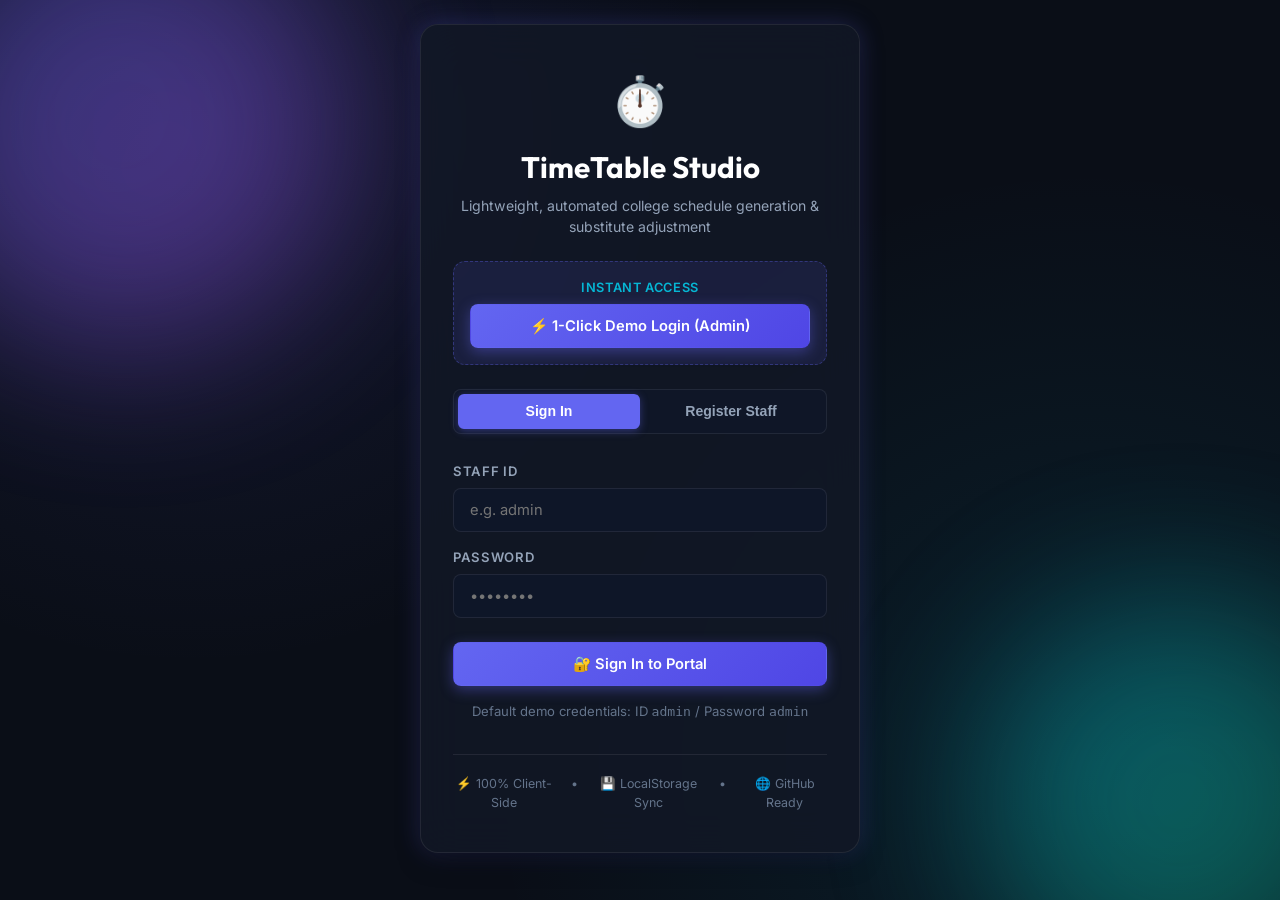
<file: index.html>
<!DOCTYPE html>
<html lang="en">
<head>
  <meta charset="UTF-8">
  <meta name="viewport" content="width=device-width, initial-scale=1.0">
  <title>TimeTable Studio - Intelligent Academic Scheduling & Faculty Management</title>
  <meta name="description" content="Lightweight client-side automated timetable generator and absent faculty adjustment system with Day Order support.">
  <link rel="stylesheet" href="style.css">
</head>
<body>

  <!-- Ambient Glow Effects -->
  <div class="bg-ambient">
    <div class="ambient-orb ambient-orb-1"></div>
    <div class="ambient-orb ambient-orb-2"></div>
  </div>

  <div class="auth-wrapper">
    <div class="auth-card">
      <div style="margin-bottom: 1.5rem;">
        <div style="font-size: 3rem; margin-bottom: 0.5rem;">⏱️</div>
        <h1 style="font-family: 'Outfit', sans-serif; font-size: 1.85rem; font-weight: 700; color: #fff;">
          TimeTable Studio
        </h1>
        <p style="color: var(--text-muted); font-size: 0.88rem; margin-top: 0.35rem;">
          Lightweight, automated college schedule generation & substitute adjustment
        </p>
      </div>

      <!-- Quick 1-Click Access -->
      <div style="background: rgba(99, 102, 241, 0.12); border: 1px dashed rgba(99, 102, 241, 0.35); border-radius: var(--radius-md); padding: 1rem; margin-bottom: 1.5rem;">
        <div style="font-size: 0.8rem; font-weight: 600; color: var(--accent-cyan); text-transform: uppercase; letter-spacing: 0.05em; margin-bottom: 0.4rem;">
          Instant Access
        </div>
        <button type="button" onclick="TimeTableApp.demoLogin()" class="btn btn-primary" style="width: 100%;">
          ⚡ 1-Click Demo Login (Admin)
        </button>
      </div>

      <div class="auth-tabs">
        <button id="tabLoginBtn" type="button" class="auth-tab active" onclick="switchAuthTab('login')">
          Sign In
        </button>
        <button id="tabRegisterBtn" type="button" class="auth-tab" onclick="switchAuthTab('register')">
          Register Staff
        </button>
      </div>

      <!-- Login Form -->
      <form id="loginForm" onsubmit="event.preventDefault(); handleLogin();" style="display: block;">
        <div class="form-group" style="margin-bottom: 1rem; text-align: left;">
          <label class="form-label" for="loginId">Staff ID</label>
          <input type="text" id="loginId" placeholder="e.g. admin" required autocomplete="username">
        </div>

        <div class="form-group" style="margin-bottom: 1.5rem; text-align: left;">
          <label class="form-label" for="loginPass">Password</label>
          <input type="password" id="loginPass" placeholder="••••••••" required autocomplete="current-password">
        </div>

        <button type="submit" class="btn btn-primary" style="width: 100%;">
          🔐 Sign In to Portal
        </button>

        <p style="font-size: 0.82rem; color: var(--text-dim); margin-top: 1rem;">
          Default demo credentials: ID <code>admin</code> / Password <code>admin</code>
        </p>
      </form>

      <!-- Register Form -->
      <form id="registerForm" onsubmit="event.preventDefault(); handleRegister();" style="display: none;">
        <div class="form-group" style="margin-bottom: 1rem; text-align: left;">
          <label class="form-label" for="regStaffId">Staff ID / Code</label>
          <input type="text" id="regStaffId" placeholder="e.g. STF-2026" required>
        </div>

        <div class="form-group" style="margin-bottom: 1rem; text-align: left;">
          <label class="form-label" for="regStaffName">Full Name</label>
          <input type="text" id="regStaffName" placeholder="e.g. Prof. R. Sharma" required>
        </div>

        <div class="form-group" style="margin-bottom: 1.5rem; text-align: left;">
          <label class="form-label" for="regStaffPass">Password</label>
          <input type="password" id="regStaffPass" placeholder="Create a secure password" required>
        </div>

        <button type="submit" class="btn btn-success" style="width: 100%;">
          ✨ Complete Staff Registration
        </button>
      </form>

      <!-- System Highlights -->
      <div style="margin-top: 2rem; border-top: 1px solid var(--border-subtle); padding-top: 1.25rem; display: flex; justify-content: center; gap: 1rem; font-size: 0.78rem; color: var(--text-dim);">
        <span>⚡ 100% Client-Side</span>
        <span>•</span>
        <span>💾 LocalStorage Sync</span>
        <span>•</span>
        <span>🌐 GitHub Ready</span>
      </div>
    </div>
  </div>

  <script src="app.js"></script>
  <script>
    function switchAuthTab(mode) {
      const loginTab = document.getElementById("tabLoginBtn");
      const regTab = document.getElementById("tabRegisterBtn");
      const loginForm = document.getElementById("loginForm");
      const regForm = document.getElementById("registerForm");

      if (mode === 'login') {
        loginTab.classList.add("active");
        regTab.classList.remove("active");
        loginForm.style.display = "block";
        regForm.style.display = "none";
      } else {
        regTab.classList.add("active");
        loginTab.classList.remove("active");
        regForm.style.display = "block";
        loginForm.style.display = "none";
      }
    }

    function handleLogin() {
      const id = document.getElementById("loginId").value.trim();
      const pass = document.getElementById("loginPass").value.trim();
      TimeTableApp.login(id, pass);
    }

    function handleRegister() {
      const id = document.getElementById("regStaffId").value.trim();
      const name = document.getElementById("regStaffName").value.trim();
      const pass = document.getElementById("regStaffPass").value.trim();

      if (TimeTableApp.registerStaff(id, name, pass)) {
        switchAuthTab('login');
        document.getElementById("loginId").value = id;
        document.getElementById("loginPass").focus();
      }
    }

    // If user is already authenticated, check or let them enter directly
    window.addEventListener("DOMContentLoaded", () => {
      const logged = TimeTableApp.getLoggedUser();
      if (logged) {
        // Option to go directly to dashboard
        const container = document.querySelector(".auth-card");
        const banner = document.createElement("div");
        banner.style.marginBottom = "1rem";
        banner.innerHTML = `
          <div style="background: rgba(16, 185, 129, 0.15); border: 1px solid rgba(16, 185, 129, 0.3); border-radius: 8px; padding: 0.75rem; font-size: 0.85rem; color: #6ee7b7; display: flex; align-items: center; justify-content: space-between;">
            <span>Logged in as <b>${logged.name}</b></span>
            <a href="dashboard.html" class="btn btn-success btn-sm">Enter Dashboard →</a>
          </div>
        `;
        container.insertBefore(banner, container.children[1]);
      }
    });
  </script>
</body>
</html>
</file>
<file: style.css>
/* ==========================================================================
   TIME TABLE STUDIO - UNIFIED DESIGN SYSTEM & STYLESHEET
   Lightweight, Zero-Dependency, Modern Glassmorphism Aesthetic
   ========================================================================== */

@import url('https://fonts.googleapis.com/css2?family=Inter:wght@300;400;500;600;700&family=Outfit:wght@500;600;700;800&display=swap');

:root {
  /* Color Palette */
  --bg-dark: #0a0e17;
  --bg-card: rgba(18, 24, 38, 0.85);
  --bg-card-hover: rgba(26, 35, 56, 0.95);
  --bg-input: rgba(15, 23, 42, 0.9);
  
  --primary: #6366f1;
  --primary-glow: rgba(99, 102, 241, 0.4);
  --primary-hover: #4f46e5;
  --accent-cyan: #06b6d4;
  --accent-teal: #14b8a6;
  --accent-emerald: #10b981;
  --accent-rose: #f43f5e;
  --accent-amber: #f59e0b;
  --accent-purple: #a855f7;

  /* Text Colors */
  --text-main: #f8fafc;
  --text-muted: #94a3b8;
  --text-dim: #64748b;

  /* Borders & Shadows */
  --border-subtle: rgba(255, 255, 255, 0.08);
  --border-focus: rgba(99, 102, 241, 0.5);
  --shadow-sm: 0 2px 8px rgba(0, 0, 0, 0.3);
  --shadow-md: 0 8px 24px -4px rgba(0, 0, 0, 0.45);
  --shadow-glow: 0 0 25px rgba(99, 102, 241, 0.25);
  --shadow-card: 0 10px 30px -10px rgba(0, 0, 0, 0.6);

  /* Dimensions & Radius */
  --radius-sm: 8px;
  --radius-md: 12px;
  --radius-lg: 18px;
  --radius-full: 9999px;
  --transition-fast: 0.2s ease;
  --transition-smooth: 0.3s cubic-bezier(0.4, 0, 0.2, 1);
}

/* Base Reset & Box Sizing */
*, *::before, *::after {
  box-sizing: border-box;
  margin: 0;
  padding: 0;
}

html {
  font-family: 'Inter', -apple-system, BlinkMacSystemFont, 'Segoe UI', Roboto, sans-serif;
  color: var(--text-main);
  background-color: var(--bg-dark);
  line-height: 1.5;
  -webkit-font-smoothing: antialiased;
  min-height: 100%;
}

body {
  min-height: 100vh;
  display: flex;
  flex-direction: column;
  position: relative;
  overflow-x: hidden;
  background: radial-gradient(circle at 15% 15%, rgba(99, 102, 241, 0.12) 0%, transparent 40%),
              radial-gradient(circle at 85% 85%, rgba(6, 182, 212, 0.1) 0%, transparent 45%),
              var(--bg-dark);
}

/* Ambient Floating Shapes (Lightweight, pure CSS) */
.bg-ambient {
  position: fixed;
  inset: 0;
  pointer-events: none;
  z-index: 0;
  overflow: hidden;
}

.ambient-orb {
  position: absolute;
  border-radius: 50%;
  filter: blur(80px);
  opacity: 0.4;
  animation: floatOrb 20s infinite ease-in-out alternate;
}

.ambient-orb-1 {
  width: 450px;
  height: 450px;
  background: linear-gradient(135deg, var(--primary), var(--accent-purple));
  top: -100px;
  left: -100px;
}

.ambient-orb-2 {
  width: 400px;
  height: 400px;
  background: linear-gradient(135deg, var(--accent-cyan), var(--accent-emerald));
  bottom: -100px;
  right: -100px;
  animation-duration: 25s;
  animation-delay: -5s;
}

@keyframes floatOrb {
  0% { transform: translate(0, 0) scale(1); }
  50% { transform: translate(60px, 40px) scale(1.1); }
  100% { transform: translate(-40px, 60px) scale(0.95); }
}

/* App Header & Navbar */
.app-header {
  position: sticky;
  top: 0;
  z-index: 100;
  background: rgba(10, 14, 23, 0.85);
  backdrop-filter: blur(16px);
  border-bottom: 1px solid var(--border-subtle);
  padding: 0.75rem 1.5rem;
  transition: var(--transition-fast);
}

.nav-container {
  max-width: 1300px;
  margin: 0 auto;
  display: flex;
  align-items: center;
  justify-content: space-between;
  gap: 1.5rem;
}

.nav-brand {
  display: flex;
  align-items: center;
  gap: 0.65rem;
  text-decoration: none;
  color: var(--text-main);
  font-family: 'Outfit', sans-serif;
  font-weight: 700;
  font-size: 1.35rem;
  letter-spacing: -0.02em;
}

.nav-brand .brand-badge {
  background: linear-gradient(135deg, var(--primary), var(--accent-cyan));
  color: white;
  padding: 0.25rem 0.6rem;
  border-radius: var(--radius-sm);
  font-size: 0.75rem;
  font-weight: 800;
  letter-spacing: 0.05em;
  text-transform: uppercase;
}

.nav-links {
  display: flex;
  align-items: center;
  gap: 0.4rem;
  list-style: none;
}

.nav-link {
  display: flex;
  align-items: center;
  gap: 0.45rem;
  padding: 0.5rem 0.9rem;
  color: var(--text-muted);
  text-decoration: none;
  font-size: 0.9rem;
  font-weight: 500;
  border-radius: var(--radius-sm);
  transition: var(--transition-fast);
}

.nav-link:hover {
  color: var(--text-main);
  background: rgba(255, 255, 255, 0.05);
}

.nav-link.active {
  color: #fff;
  background: rgba(99, 102, 241, 0.18);
  border: 1px solid rgba(99, 102, 241, 0.35);
  box-shadow: 0 0 12px rgba(99, 102, 241, 0.2);
}

.nav-actions {
  display: flex;
  align-items: center;
  gap: 0.75rem;
}

.user-chip {
  display: flex;
  align-items: center;
  gap: 0.5rem;
  background: rgba(255, 255, 255, 0.05);
  border: 1px solid var(--border-subtle);
  padding: 0.35rem 0.85rem;
  border-radius: var(--radius-full);
  font-size: 0.85rem;
  color: var(--text-main);
}

.user-avatar {
  width: 24px;
  height: 24px;
  border-radius: 50%;
  background: linear-gradient(135deg, var(--primary), var(--accent-purple));
  display: flex;
  align-items: center;
  justify-content: center;
  font-size: 0.75rem;
  font-weight: bold;
}

/* Main Container Layout */
.main-wrapper {
  position: relative;
  z-index: 1;
  flex: 1;
  max-width: 1300px;
  width: 100%;
  margin: 0 auto;
  padding: 2rem 1.5rem 3.5rem;
}

/* Page Header & Hero */
.page-header {
  margin-bottom: 2rem;
  display: flex;
  flex-wrap: wrap;
  align-items: center;
  justify-content: space-between;
  gap: 1.25rem;
}

.page-title-group h1 {
  font-family: 'Outfit', sans-serif;
  font-size: 2rem;
  font-weight: 700;
  letter-spacing: -0.02em;
  background: linear-gradient(135deg, #fff 40%, var(--accent-cyan));
  -webkit-background-clip: text;
  -webkit-text-fill-color: transparent;
  display: flex;
  align-items: center;
  gap: 0.6rem;
}

.page-title-group p {
  color: var(--text-muted);
  font-size: 0.95rem;
  margin-top: 0.3rem;
}

.header-controls {
  display: flex;
  flex-wrap: wrap;
  gap: 0.75rem;
  align-items: center;
}

/* Cards & Surfaces */
.card {
  background: var(--bg-card);
  backdrop-filter: blur(12px);
  border: 1px solid var(--border-subtle);
  border-radius: var(--radius-lg);
  padding: 1.75rem;
  box-shadow: var(--shadow-card);
  transition: var(--transition-smooth);
}

.card:hover {
  border-color: rgba(255, 255, 255, 0.15);
}

.card-title {
  font-family: 'Outfit', sans-serif;
  font-size: 1.2rem;
  font-weight: 600;
  color: var(--text-main);
  margin-bottom: 1.25rem;
  display: flex;
  align-items: center;
  gap: 0.5rem;
}

/* KPI / Stat Cards */
.stats-grid {
  display: grid;
  grid-template-columns: repeat(auto-fit, minmax(220px, 1fr));
  gap: 1.25rem;
  margin-bottom: 2rem;
}

.stat-card {
  background: var(--bg-card);
  border: 1px solid var(--border-subtle);
  border-radius: var(--radius-md);
  padding: 1.25rem;
  display: flex;
  align-items: center;
  gap: 1rem;
  transition: var(--transition-smooth);
}

.stat-card:hover {
  transform: translateY(-3px);
  border-color: rgba(99, 102, 241, 0.3);
  box-shadow: var(--shadow-glow);
}

.stat-icon {
  width: 50px;
  height: 50px;
  border-radius: var(--radius-md);
  display: flex;
  align-items: center;
  justify-content: center;
  font-size: 1.6rem;
  background: rgba(99, 102, 241, 0.15);
  border: 1px solid rgba(99, 102, 241, 0.25);
}

.stat-info .stat-val {
  font-family: 'Outfit', sans-serif;
  font-size: 1.75rem;
  font-weight: 700;
  color: #fff;
  line-height: 1.2;
}

.stat-info .stat-lbl {
  font-size: 0.85rem;
  color: var(--text-muted);
  text-transform: uppercase;
  letter-spacing: 0.05em;
  font-weight: 500;
}

/* Action Cards Navigation (Dashboard) */
.action-cards-grid {
  display: grid;
  grid-template-columns: repeat(auto-fit, minmax(280px, 1fr));
  gap: 1.5rem;
  margin-top: 1rem;
}

.action-card {
  position: relative;
  background: var(--bg-card);
  border: 1px solid var(--border-subtle);
  border-radius: var(--radius-lg);
  padding: 2rem;
  text-decoration: none;
  color: var(--text-main);
  display: flex;
  flex-direction: column;
  justify-content: space-between;
  min-height: 200px;
  overflow: hidden;
  transition: var(--transition-smooth);
}

.action-card::before {
  content: '';
  position: absolute;
  top: 0;
  left: 0;
  width: 100%;
  height: 4px;
  background: linear-gradient(90deg, var(--primary), var(--accent-cyan));
  opacity: 0;
  transition: var(--transition-fast);
}

.action-card:hover {
  transform: translateY(-6px);
  background: var(--bg-card-hover);
  border-color: rgba(99, 102, 241, 0.4);
  box-shadow: 0 16px 36px -10px rgba(0, 0, 0, 0.7), var(--shadow-glow);
}

.action-card:hover::before {
  opacity: 1;
}

.action-card-header {
  display: flex;
  align-items: flex-start;
  justify-content: space-between;
  margin-bottom: 1rem;
}

.action-card-icon {
  font-size: 2.25rem;
  background: rgba(255, 255, 255, 0.04);
  border: 1px solid var(--border-subtle);
  width: 60px;
  height: 60px;
  border-radius: var(--radius-md);
  display: flex;
  align-items: center;
  justify-content: center;
}

.action-card-title {
  font-family: 'Outfit', sans-serif;
  font-size: 1.35rem;
  font-weight: 700;
  color: #fff;
  margin-bottom: 0.4rem;
}

.action-card-desc {
  font-size: 0.9rem;
  color: var(--text-muted);
  line-height: 1.5;
}

.action-card-footer {
  margin-top: 1.5rem;
  display: flex;
  align-items: center;
  gap: 0.4rem;
  font-size: 0.88rem;
  font-weight: 600;
  color: var(--accent-cyan);
}

/* Forms, Inputs & Filters */
.form-grid {
  display: grid;
  grid-template-columns: repeat(auto-fit, minmax(200px, 1fr));
  gap: 1rem;
  align-items: end;
}

.form-group {
  display: flex;
  flex-direction: column;
  gap: 0.4rem;
}

.form-label {
  font-size: 0.82rem;
  font-weight: 600;
  color: var(--text-muted);
  text-transform: uppercase;
  letter-spacing: 0.05em;
}

input, select, textarea {
  width: 100%;
  padding: 0.75rem 1rem;
  background: var(--bg-input);
  border: 1px solid var(--border-subtle);
  border-radius: var(--radius-sm);
  color: var(--text-main);
  font-family: inherit;
  font-size: 0.92rem;
  outline: none;
  transition: var(--transition-fast);
}

input:focus, select:focus, textarea:focus {
  border-color: var(--primary);
  box-shadow: 0 0 0 3px var(--primary-glow);
  background: rgba(20, 29, 50, 0.95);
}

select {
  cursor: pointer;
  appearance: none;
  background-image: url("data:image/svg+xml,%3Csvg xmlns='http://www.w3.org/2000/svg' width='16' height='16' viewBox='0 0 24 24' fill='none' stroke='%2394a3b8' stroke-width='2' stroke-linecap='round' stroke-linejoin='round'%3E%3Cpath d='m6 9 6 6 6-6'/%3E%3C/svg%3E");
  background-repeat: no-repeat;
  background-position: right 0.85rem center;
  padding-right: 2.5rem;
}

select option {
  background: #1e293b;
  color: #fff;
}

/* Buttons */
.btn {
  display: inline-flex;
  align-items: center;
  justify-content: center;
  gap: 0.5rem;
  padding: 0.75rem 1.35rem;
  border-radius: var(--radius-sm);
  font-family: inherit;
  font-size: 0.92rem;
  font-weight: 600;
  text-decoration: none;
  cursor: pointer;
  border: 1px solid transparent;
  transition: var(--transition-smooth);
  white-space: nowrap;
}

.btn-primary {
  background: linear-gradient(135deg, var(--primary), #4f46e5);
  color: white;
  box-shadow: 0 4px 14px var(--primary-glow);
}

.btn-primary:hover {
  background: linear-gradient(135deg, #5457eb, #4338ca);
  transform: translateY(-2px);
  box-shadow: 0 6px 20px var(--primary-glow);
}

.btn-secondary {
  background: rgba(255, 255, 255, 0.06);
  border-color: var(--border-subtle);
  color: var(--text-main);
}

.btn-secondary:hover {
  background: rgba(255, 255, 255, 0.12);
  border-color: rgba(255, 255, 255, 0.2);
  transform: translateY(-2px);
}

.btn-success {
  background: linear-gradient(135deg, var(--accent-emerald), #059669);
  color: white;
  box-shadow: 0 4px 14px rgba(16, 185, 129, 0.3);
}

.btn-success:hover {
  background: linear-gradient(135deg, #0d9488, #047857);
  transform: translateY(-2px);
}

.btn-danger {
  background: rgba(244, 63, 94, 0.15);
  border-color: rgba(244, 63, 94, 0.35);
  color: #fda4af;
}

.btn-danger:hover {
  background: var(--accent-rose);
  color: white;
  border-color: var(--accent-rose);
}

.btn-sm {
  padding: 0.45rem 0.8rem;
  font-size: 0.82rem;
  border-radius: 6px;
}

/* Tables (Timetable Grid & Lists) */
.table-responsive {
  width: 100%;
  overflow-x: auto;
  border-radius: var(--radius-md);
  border: 1px solid var(--border-subtle);
  background: rgba(15, 23, 42, 0.65);
}

table {
  width: 100%;
  border-collapse: collapse;
  text-align: center;
  font-size: 0.9rem;
}

thead th {
  background: rgba(30, 41, 59, 0.95);
  color: var(--text-muted);
  font-family: 'Outfit', sans-serif;
  font-size: 0.85rem;
  font-weight: 600;
  text-transform: uppercase;
  letter-spacing: 0.05em;
  padding: 0.9rem 0.75rem;
  border-bottom: 1px solid var(--border-subtle);
  border-right: 1px solid rgba(255, 255, 255, 0.04);
}

thead th:first-child {
  border-top-left-radius: var(--radius-md);
}

tbody tr {
  border-bottom: 1px solid var(--border-subtle);
  transition: var(--transition-fast);
}

tbody tr:hover {
  background: rgba(255, 255, 255, 0.025);
}

tbody td {
  padding: 0.85rem 0.75rem;
  border-right: 1px solid rgba(255, 255, 255, 0.04);
  vertical-align: middle;
}

/* Timetable Period Cell Styling */
.period-cell {
  padding: 0.6rem 0.4rem;
  line-height: 1.35;
}

.period-sub {
  font-weight: 700;
  color: #fff;
  font-size: 0.92rem;
  margin-bottom: 0.2rem;
}

.period-teacher {
  font-size: 0.76rem;
  color: var(--text-muted);
  margin-bottom: 0.35rem;
}

/* Badges */
.badge {
  display: inline-flex;
  align-items: center;
  gap: 0.25rem;
  padding: 0.2rem 0.55rem;
  border-radius: var(--radius-full);
  font-size: 0.72rem;
  font-weight: 600;
  text-transform: uppercase;
  letter-spacing: 0.04em;
}

.badge-theory {
  background: rgba(14, 165, 233, 0.15);
  color: #7dd3fc;
  border: 1px solid rgba(14, 165, 233, 0.3);
}

.badge-lab {
  background: rgba(244, 63, 94, 0.15);
  color: #fda4af;
  border: 1px solid rgba(244, 63, 94, 0.35);
}

.badge-free {
  background: rgba(148, 163, 184, 0.12);
  color: #94a3b8;
  border: 1px solid rgba(148, 163, 184, 0.2);
  font-style: italic;
}

.badge-substitute {
  background: rgba(245, 158, 11, 0.18);
  color: #fde68a;
  border: 1px solid rgba(245, 158, 11, 0.4);
  box-shadow: 0 0 10px rgba(245, 158, 11, 0.25);
}

.badge-dept {
  background: rgba(99, 102, 241, 0.15);
  color: #c7d2fe;
  border: 1px solid rgba(99, 102, 241, 0.3);
}

/* Timetable Highlighted States */
.cell-replace {
  background: rgba(245, 158, 11, 0.1) !important;
  border: 1px dashed rgba(245, 158, 11, 0.4) !important;
}

.cell-free {
  background: rgba(148, 163, 184, 0.04) !important;
  color: var(--text-dim);
}

/* Checkbox Grid (for Absent & Filter) */
.checkbox-grid {
  display: grid;
  grid-template-columns: repeat(auto-fill, minmax(180px, 1fr));
  gap: 0.75rem;
  background: rgba(15, 23, 42, 0.6);
  border: 1px solid var(--border-subtle);
  border-radius: var(--radius-sm);
  padding: 1rem;
  max-height: 240px;
  overflow-y: auto;
}

.checkbox-label {
  display: flex;
  align-items: center;
  gap: 0.6rem;
  font-size: 0.88rem;
  color: var(--text-main);
  cursor: pointer;
  padding: 0.35rem 0.5rem;
  border-radius: 6px;
  transition: var(--transition-fast);
}

.checkbox-label:hover {
  background: rgba(255, 255, 255, 0.05);
}

.checkbox-label input[type="checkbox"] {
  width: 16px;
  height: 16px;
  accent-color: var(--primary);
  cursor: pointer;
}

/* Authentication Card Container */
.auth-wrapper {
  min-height: 80vh;
  display: flex;
  align-items: center;
  justify-content: center;
  padding: 1.5rem;
}

.auth-card {
  width: 100%;
  max-width: 440px;
  background: var(--bg-card);
  backdrop-filter: blur(20px);
  border: 1px solid var(--border-subtle);
  border-radius: var(--radius-lg);
  padding: 2.5rem 2rem;
  box-shadow: var(--shadow-card), var(--shadow-glow);
  text-align: center;
}

.auth-tabs {
  display: flex;
  background: rgba(15, 23, 42, 0.8);
  border-radius: var(--radius-sm);
  padding: 4px;
  margin-bottom: 1.75rem;
  border: 1px solid var(--border-subtle);
}

.auth-tab {
  flex: 1;
  padding: 0.6rem;
  background: transparent;
  border: none;
  color: var(--text-muted);
  font-weight: 600;
  font-size: 0.88rem;
  border-radius: 6px;
  cursor: pointer;
  transition: var(--transition-fast);
}

.auth-tab.active {
  background: var(--primary);
  color: white;
  box-shadow: 0 2px 8px var(--primary-glow);
}

/* Download Print Area */
.export-canvas {
  background: #0f172a;
  padding: 1.5rem;
  border-radius: var(--radius-md);
  border: 1px solid var(--border-subtle);
  margin-top: 1.5rem;
}

.export-canvas-header {
  display: flex;
  align-items: center;
  justify-content: space-between;
  border-bottom: 2px solid var(--border-subtle);
  padding-bottom: 1rem;
  margin-bottom: 1.25rem;
}

.export-canvas-header h2 {
  font-family: 'Outfit', sans-serif;
  font-size: 1.4rem;
  color: #fff;
}

.export-canvas-header span {
  font-size: 0.85rem;
  color: var(--accent-cyan);
  font-weight: 600;
}

/* Toast Notification */
#toast-box {
  position: fixed;
  bottom: 24px;
  right: 24px;
  z-index: 9999;
  display: flex;
  flex-direction: column;
  gap: 10px;
  pointer-events: none;
}

.toast {
  pointer-events: auto;
  background: rgba(30, 41, 59, 0.95);
  backdrop-filter: blur(12px);
  border: 1px solid var(--border-subtle);
  border-left: 4px solid var(--primary);
  border-radius: var(--radius-sm);
  padding: 0.85rem 1.25rem;
  color: #fff;
  font-size: 0.9rem;
  box-shadow: var(--shadow-card);
  animation: slideInRight 0.3s ease forwards;
  display: flex;
  align-items: center;
  gap: 0.75rem;
  max-width: 380px;
}

.toast.toast-success { border-left-color: var(--accent-emerald); }
.toast.toast-error { border-left-color: var(--accent-rose); }
.toast.toast-info { border-left-color: var(--accent-cyan); }

@keyframes slideInRight {
  from { transform: translateX(100%); opacity: 0; }
  to { transform: translateX(0); opacity: 1; }
}

/* Footer */
.app-footer {
  margin-top: auto;
  border-top: 1px solid var(--border-subtle);
  background: rgba(10, 14, 23, 0.7);
  padding: 1.5rem;
  text-align: center;
  font-size: 0.82rem;
  color: var(--text-dim);
}

.app-footer a {
  color: var(--text-muted);
  text-decoration: none;
  transition: var(--transition-fast);
}

.app-footer a:hover {
  color: var(--primary);
}

/* Print Optimization */
@media print {
  .app-header, .header-controls, .btn, #toast-box, .bg-ambient {
    display: none !important;
  }
  body, .main-wrapper, .export-canvas {
    background: #fff !important;
    color: #000 !important;
    padding: 0 !important;
  }
  table, th, td {
    border-color: #333 !important;
    color: #000 !important;
  }
  thead th {
    background: #eee !important;
    color: #000 !important;
  }
}

/* Mobile Responsiveness */
@media (max-width: 768px) {
  .nav-container {
    flex-direction: column;
    align-items: flex-start;
    gap: 0.75rem;
  }
  .nav-links {
    flex-wrap: wrap;
    width: 100%;
  }
  .nav-link {
    font-size: 0.82rem;
    padding: 0.4rem 0.6rem;
  }
  .page-header {
    flex-direction: column;
    align-items: flex-start;
  }
  .header-controls {
    width: 100%;
  }
  .btn {
    width: 100%;
  }
}
</file>
